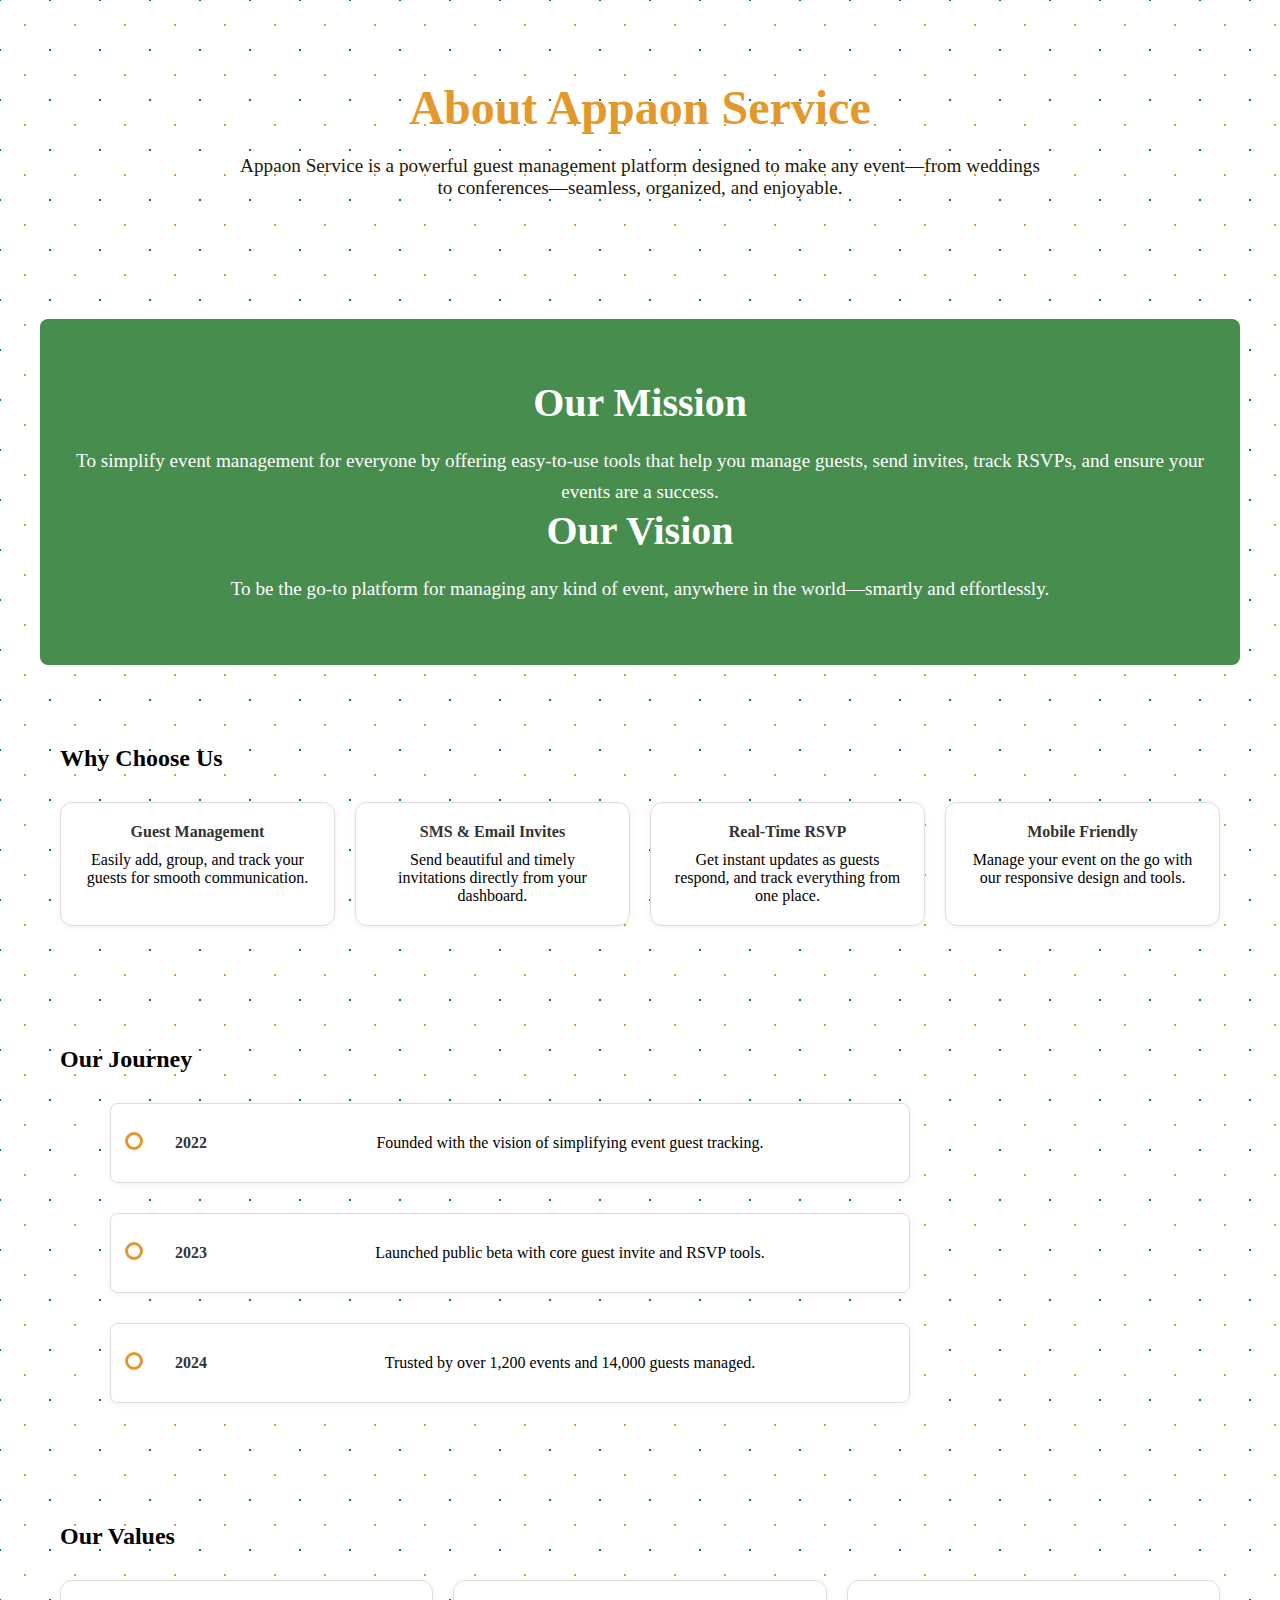
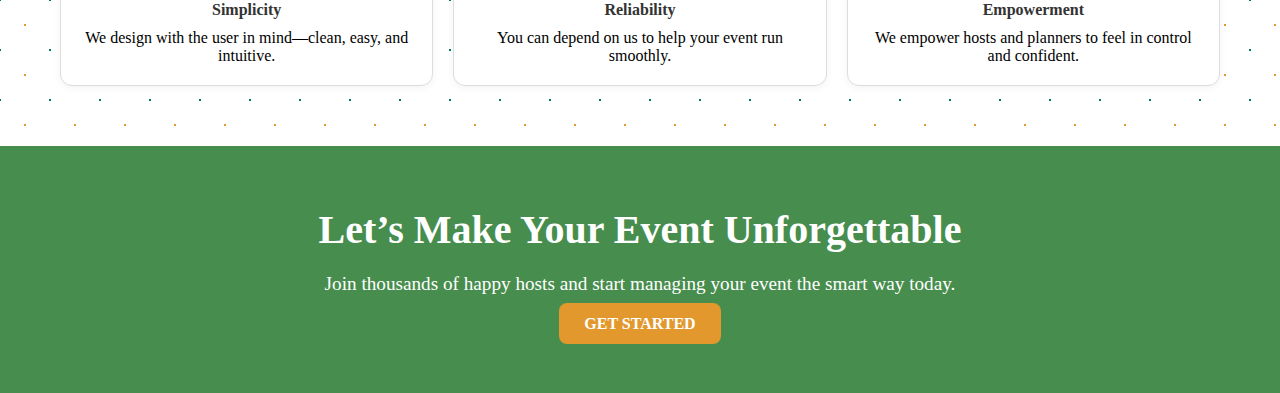
<file: pages/about.html>
<!DOCTYPE html>
<html lang="en">

<head>
    <meta charset="UTF-8" />
    <meta name="viewport" content="width=device-width, initial-scale=1.0" />
    <title>About Us</title>
    <!-- FAVICON -->
    <link rel="icon" type="image/x-icon" href="../assets/images/favicon.png">
    <link rel="stylesheet" href="../assets/styles/common.css" />
    <link rel="stylesheet" href="../assets/styles/about.css" />
</head>

<body>

    <!-- Hero Section -->
    <section class="about-hero">
        <h1>About Appaon Service</h1>
        <p>Appaon Service is a powerful guest management platform designed to make any event—from weddings to
            conferences—seamless, organized, and enjoyable.</p>
    </section>

    <!-- Mission & Vision -->
    <section class="about-section mission-vision">
        <h2>Our Mission</h2>
        <p>To simplify event management for everyone by offering easy-to-use tools that help you manage guests, send
            invites, track RSVPs, and ensure your events are a success.</p>

        <h2>Our Vision</h2>
        <p>To be the go-to platform for managing any kind of event, anywhere in the world—smartly and effortlessly.</p>
    </section>

    <!-- Key Features -->
    <section class="about-section">
        <h2>Why Choose Us</h2>
        <div class="features-grid">
            <div class="feature-card">
                <h4>Guest Management</h4>
                <p>Easily add, group, and track your guests for smooth communication.</p>
            </div>
            <div class="feature-card">
                <h4>SMS & Email Invites</h4>
                <p>Send beautiful and timely invitations directly from your dashboard.</p>
            </div>
            <div class="feature-card">
                <h4>Real-Time RSVP</h4>
                <p>Get instant updates as guests respond, and track everything from one place.</p>
            </div>
            <div class="feature-card">
                <h4>Mobile Friendly</h4>
                <p>Manage your event on the go with our responsive design and tools.</p>
            </div>
        </div>
    </section>

    <!-- Timeline -->
    <section class="about-section">
        <h2>Our Journey</h2>
        <div class="timeline-grid">
            <div class="timeline-card">
                <div class="timeline-year">2022</div>
                <div class="timeline-content">
                    <p>Founded with the vision of simplifying event guest tracking.</p>
                </div>
            </div>
            <div class="timeline-card">
                <div class="timeline-year">2023</div>
                <div class="timeline-content">
                    <p>Launched public beta with core guest invite and RSVP tools.</p>
                </div>
            </div>
            <div class="timeline-card">
                <div class="timeline-year">2024</div>
                <div class="timeline-content">
                    <p>Trusted by over 1,200 events and 14,000 guests managed.</p>
                </div>
            </div>
        </div>
    </section>


    <!-- Core Values -->
    <section class="about-section">
        <h2>Our Values</h2>
        <div class="values-grid">
            <div class="value-card">
                <h4>Simplicity</h4>
                <p>We design with the user in mind—clean, easy, and intuitive.</p>
            </div>
            <div class="value-card">
                <h4>Reliability</h4>
                <p>You can depend on us to help your event run smoothly.</p>
            </div>
            <div class="value-card">
                <h4>Empowerment</h4>
                <p>We empower hosts and planners to feel in control and confident.</p>
            </div>
        </div>
    </section>

    <!-- CTA -->
    <section class="cta-section">
        <h2>Let’s Make Your Event Unforgettable</h2>
        <p>Join thousands of happy hosts and start managing your event the smart way today.</p>
        <a href="#" class="btn-primary">Get Started</a>
    </section>

</body>

</html>
</file>
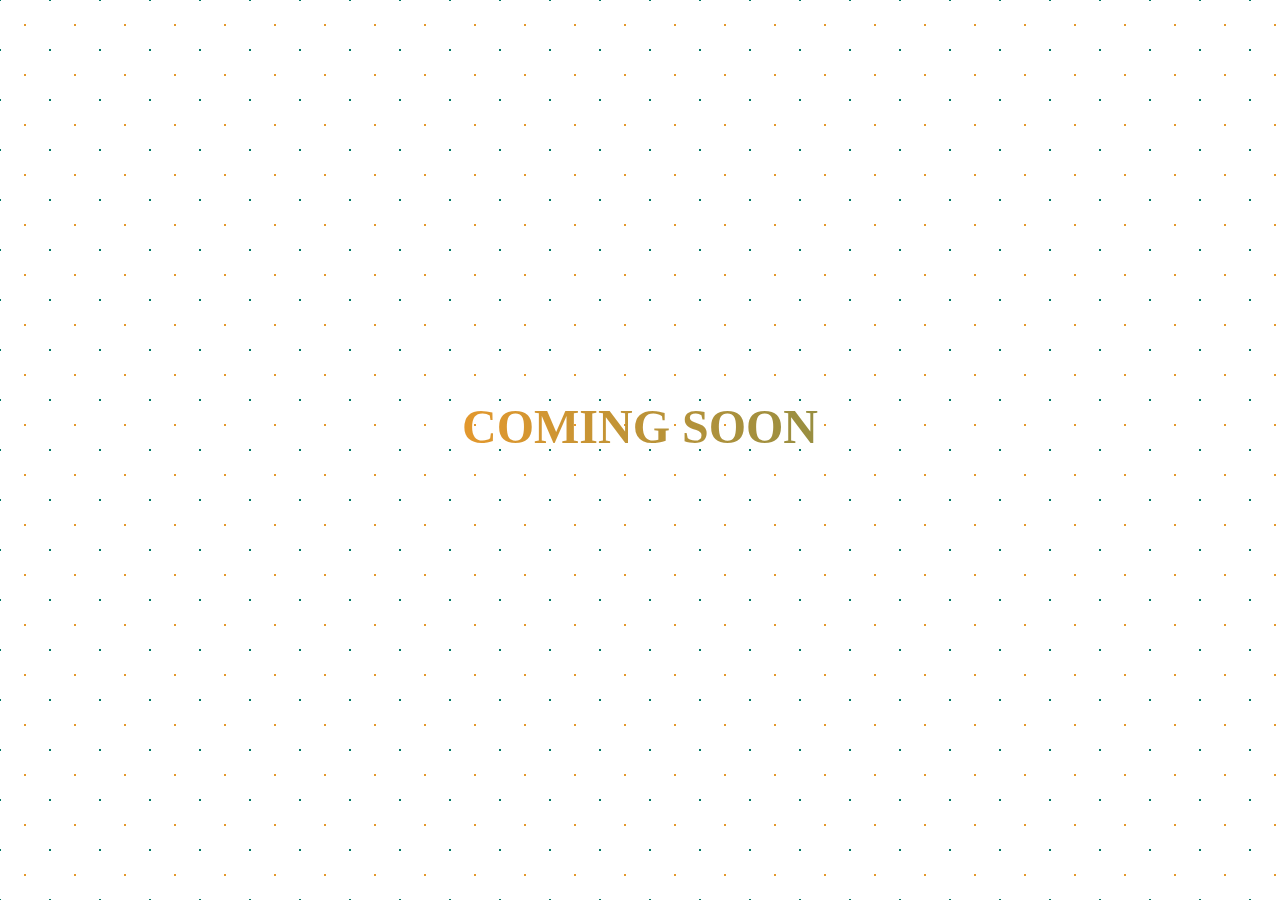
<file: pages/comming-soon.html>
<!DOCTYPE html>
<html lang="en">

<head>
    <meta charset="UTF-8" />
    <meta name="viewport" content="width=device-width, initial-scale=1" />
    <title>Appaon | Page Unavailable</title>
    <link rel="stylesheet" href="../assets/styles/common.css" />
    <style>
        /* Background zoom pulse animation */


        .coming-soon-container {
            display: flex;
            flex-direction: column;
            align-items: center;
            justify-content: center;
            min-height: 100vh;
            text-align: center;
            padding: 20px;
            overflow: hidden;
        }

        /* Gradient shimmering effect for title */
        .coming-soon-title {
            font-size: 3rem;
            font-weight: 900;
            text-transform: uppercase;
            background: linear-gradient(270deg, var(--primary), var(--secondary), var(--primary));
            background-size: 600% 600%;
            -webkit-background-clip: text;
            -webkit-text-fill-color: transparent;
            animation: shimmer 5s linear infinite;
            margin-bottom: 1rem;
        }

        @keyframes shimmer {
            0% {
                background-position: 0% 50%;
            }

            100% {
                background-position: 100% 50%;
            }
        }

        /* Slide up and fade in for message */
        .coming-soon-message {
            font-size: 20px;
            font-weight: 700;
            color: var(--accent);
            max-width: 600px;
            line-height: 1.6;
            opacity: 0;
            transform: translateY(30px);
            animation: slideFadeIn 1.5s ease forwards;
            animation-delay: 1.2s;
        }

        @keyframes slideFadeIn {
            to {
                opacity: 1;
                transform: translateY(0);
            }
        }

        /* Responsive */
        @media (max-width: 600px) {
            .coming-soon-title {
                font-size: 2.2rem;
            }

            .coming-soon-message {
                font-size: 1rem;
            }
        }
    </style>
</head>

<body>
    <div class="coming-soon-container">
        <h1 class="coming-soon-title">Coming Soon</h1>
        <p class="coming-soon-message">
            Sorry, currently this page is not available. It will be live shortly.
        </p>
    </div>
</body>

</html>
</file>
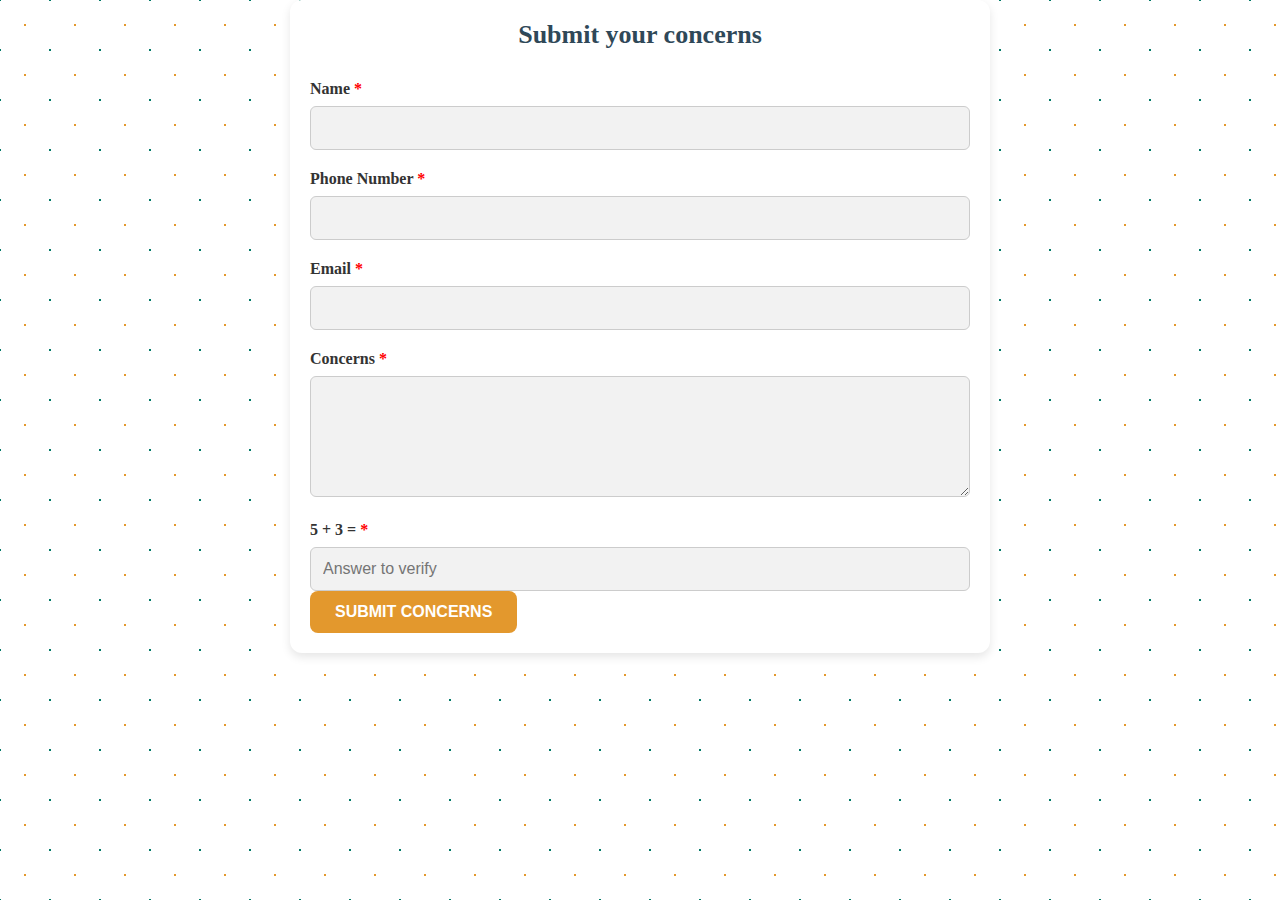
<file: pages/concern.html>
<!DOCTYPE html>
<html lang="en">

<head>
    <meta charset="UTF-8" />
    <meta name="viewport" content="width=device-width, initial-scale=1.0" />
    <title>Concern Us</title>
    <!-- FAVICON -->
    <link rel="icon" type="image/x-icon" href="../assets/images/favicon.png">
    <link rel="stylesheet" href="../assets/styles/common.css" />
    <link rel="stylesheet" href="../assets/styles/concern.css" />
    <link rel="stylesheet" href="../assets/styles/contact.css" />
</head>

<body>
    <section class="complaint-section">

        <div class="complaint-container">
            <h2 class="complaint-title">Submit your concerns</h2>

            <form class="complaint-form">
                <div class="form-group">
                    <label for="name">Name <span>*</span></label>
                    <input type="text" id="name" required />
                </div>

                <div class="form-group">
                    <label for="phone">Phone Number <span>*</span></label>
                    <input type="tel" id="phone" required />
                </div>

                <div class="form-group">
                    <label for="email">Email <span>*</span></label>
                    <input type="email" id="email" />
                </div>

                <div class="form-group">
                    <label for="complaint">Concerns <span>*</span></label>
                    <textarea id="complaint" rows="5" required></textarea>
                </div>

                <div class="verification">
                    <label>5 + 3 = <span>*</span></label>
                    <input type="text" placeholder="Answer to verify" required />
                </div>

                <button type="submit" class="btn-primary">Submit Concerns</button>
            </form>
        </div>
    </section>


</body>

</html>
</file>
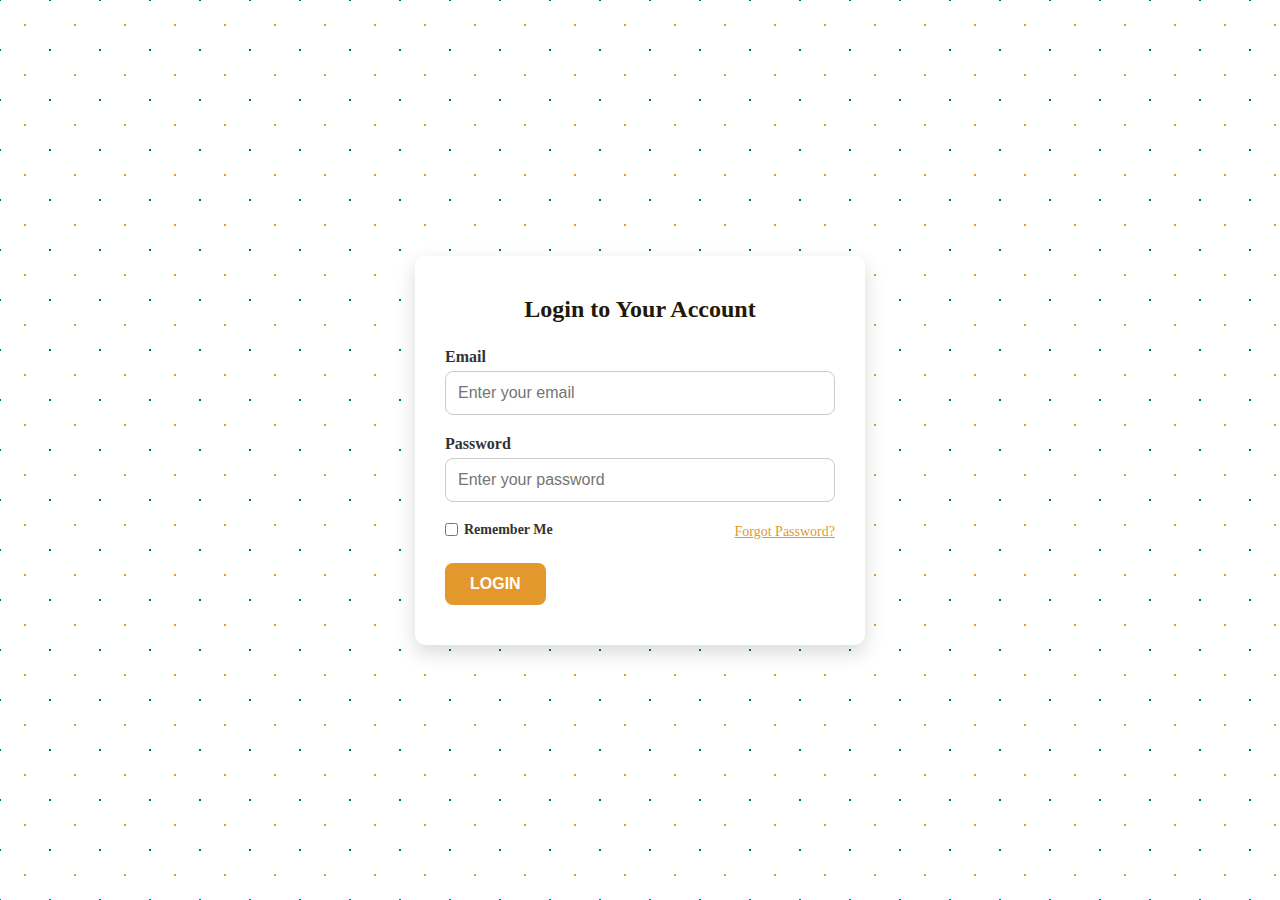
<file: pages/login.html>
<!DOCTYPE html>
<html lang="en">

<head>
    <meta charset="UTF-8" />
    <meta name="viewport" content="width=device-width, initial-scale=1.0" />
    <title>Login Page</title>
    <link rel="stylesheet" href="../assets/styles/common.css" />
    <link rel="stylesheet" href="../assets/styles/login.css" />
</head>

<body>
    <div class="login-container">
        <form class="login-box">
            <h2>Login to Your Account</h2>

            <label for="email">Email</label>
            <input type="email" id="email" placeholder="Enter your email" required>

            <label for="password">Password</label>
            <input type="password" id="password" placeholder="Enter your password" required>

            <div class="form-options">
                <label><input type="checkbox"> Remember Me</label>
                <a href="#">Forgot Password?</a>
            </div>

            <button type="submit" class="btn-primary">Login</button>

            <!-- <div class="social-login">
                <button type="button" class="google">Login with Google</button>
                <button type="button" class="facebook">Login with Facebook</button>
            </div> -->
        </form>
    </div>
</body>

</html>
</file>
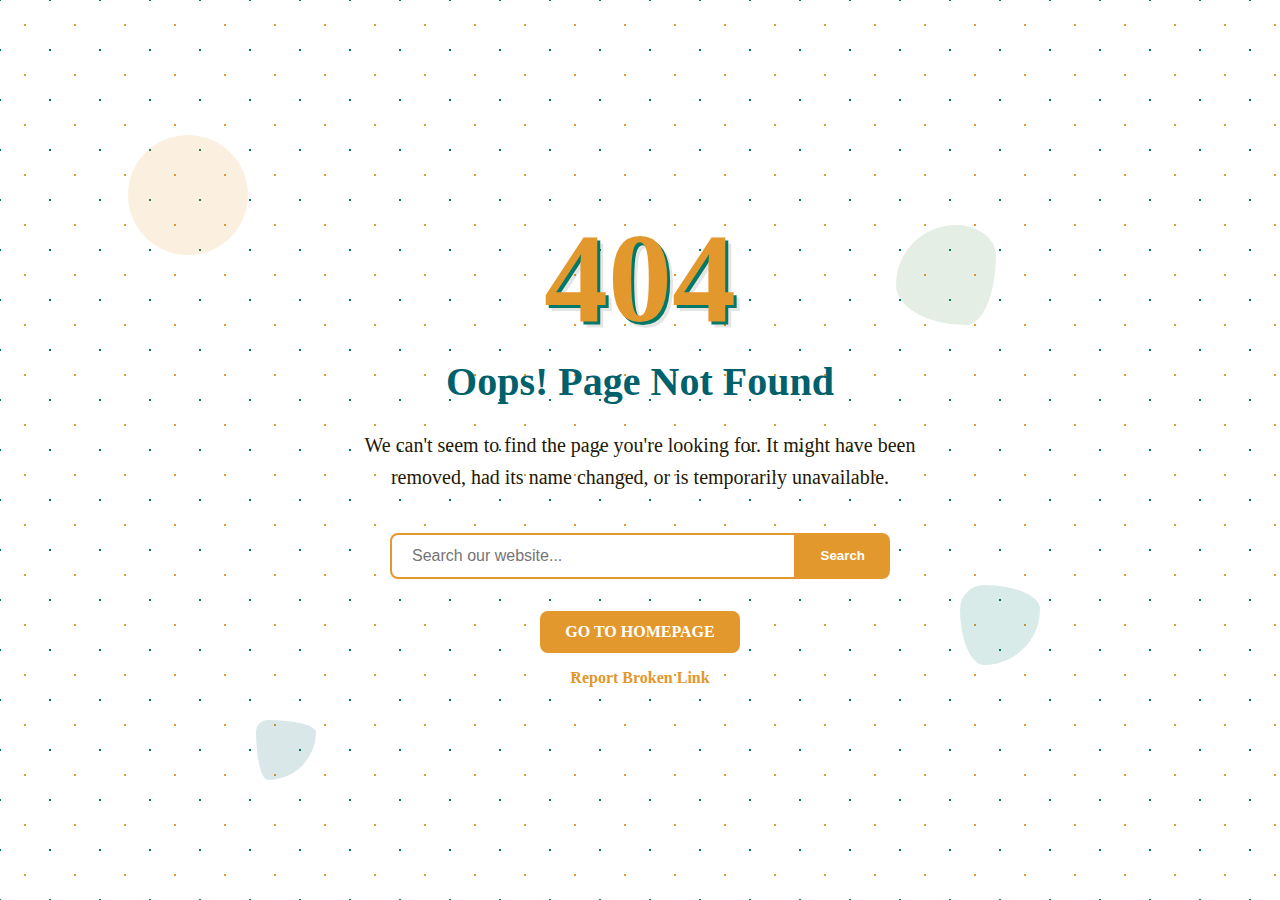
<file: pages/page-not-found.html>
<!DOCTYPE html>
<html lang="en">

<head>
    <meta charset="UTF-8">
    <meta name="viewport" content="width=device-width, initial-scale=1.0">
    <title>Page Not Found | 404</title>
    <link rel="stylesheet" href="../assets/styles/common.css">
    <style>
        /* Additional styles for the 404 page */
        .error-container {
            display: flex;
            flex-direction: column;
            align-items: center;
            justify-content: center;
            min-height: 100vh;
            padding: 2rem;
            text-align: center;
            position: relative;
            z-index: 1;
        }

        .error-code {
            font-size: 8rem;
            font-weight: 800;
            color: var(--primary);
            margin-bottom: 1rem;
            line-height: 1;
            text-shadow: 3px 3px 0 var(--secondary),
                6px 6px 0 rgba(0, 0, 0, 0.1);
            animation: shake 0.8s cubic-bezier(.36, .07, .19, .97) both;
            transform: translate3d(0, 0, 0);
        }

        h1 {
            font-size: 2.5rem;
            color: var(--accent);
            margin-bottom: 1.5rem;
        }

        p {
            font-size: 1.25rem;
            color: var(--text);
            max-width: 600px;
            margin-bottom: 2.5rem;
            line-height: 1.6;
        }

        .search-box {
            display: flex;
            max-width: 500px;
            width: 100%;
            margin-bottom: 2rem;
        }

        .search-input {
            flex: 1;
            padding: 12px 20px;
            border: 2px solid var(--primary);
            border-radius: 8px 0 0 8px;
            font-size: 16px;
            outline: none;
            transition: all 0.3s ease;
        }

        .search-input:focus {
            border-color: var(--accent);
        }

        .search-btn {
            background-color: var(--primary);
            color: white;
            border: none;
            padding: 0 25px;
            border-radius: 0 8px 8px 0;
            cursor: pointer;
            font-weight: 600;
            transition: all 0.3s ease;
        }

        .search-btn:hover {
            background-color: var(--accent);
        }

        .floating-elements {
            position: absolute;
            top: 0;
            left: 0;
            width: 100%;
            height: 100%;
            overflow: hidden;
            z-index: -1;
        }

        .element {
            position: absolute;
            opacity: 0.15;
            animation: float 15s infinite ease-in-out;
        }

        .element--1 {
            width: 120px;
            height: 120px;
            background-color: var(--primary);
            border-radius: 50%;
            top: 15%;
            left: 10%;
            animation-duration: 18s;
        }

        .element--2 {
            width: 80px;
            height: 80px;
            background-color: var(--secondary);
            border-radius: 30% 70% 70% 30% / 30% 30% 70% 70%;
            top: 65%;
            left: 75%;
            animation-duration: 22s;
        }

        .element--3 {
            width: 60px;
            height: 60px;
            background-color: var(--accent);
            border-radius: 20% 80% 80% 20% / 20% 20% 80% 80%;
            top: 80%;
            left: 20%;
            animation-duration: 16s;
        }

        .element--4 {
            width: 100px;
            height: 100px;
            background-color: var(--middle-green);
            border-radius: 60% 40% 30% 70% / 60% 30% 70% 40%;
            top: 25%;
            left: 70%;
            animation-duration: 20s;
        }

        .broken-link {
            display: inline-block;
            margin-top: 1rem;
            color: var(--primary);
            font-weight: 600;
            position: relative;
        }

        .broken-link:after {
            content: '';
            position: absolute;
            width: 100%;
            height: 2px;
            bottom: -2px;
            left: 0;
            background-color: var(--primary);
            transform: scaleX(0);
            transform-origin: bottom right;
            transition: transform 0.3s ease-out;
        }

        .broken-link:hover:after {
            transform: scaleX(1);
            transform-origin: bottom left;
        }

        /* Animations */
        @keyframes shake {

            10%,
            90% {
                transform: translate3d(-2px, 0, 0);
            }

            20%,
            80% {
                transform: translate3d(4px, 0, 0);
            }

            30%,
            50%,
            70% {
                transform: translate3d(-6px, 0, 0);
            }

            40%,
            60% {
                transform: translate3d(6px, 0, 0);
            }
        }

        @keyframes float {
            0% {
                transform: translateY(0) rotate(0deg);
            }

            50% {
                transform: translateY(-30px) rotate(10deg);
            }

            100% {
                transform: translateY(0) rotate(0deg);
            }
        }

        /* Responsive adjustments */
        @media (max-width: 768px) {
            .error-code {
                font-size: 6rem;
                text-shadow: 2px 2px 0 var(--secondary),
                    4px 4px 0 rgba(0, 0, 0, 0.1);
            }

            h1 {
                font-size: 2rem;
            }

            p {
                font-size: 1.1rem;
            }

            .search-box {
                flex-direction: column;
            }

            .search-input {
                border-radius: 8px;
                margin-bottom: 10px;
            }

            .search-btn {
                border-radius: 8px;
                padding: 12px;
            }
        }

        @media (max-width: 480px) {
            .error-code {
                font-size: 4rem;
            }

            h1 {
                font-size: 1.5rem;
            }

            .element--1,
            .element--2,
            .element--3,
            .element--4 {
                width: 60px;
                height: 60px;
            }
        }
    </style>
</head>

<body>
    <div class="floating-elements">
        <div class="element element--1"></div>
        <div class="element element--2"></div>
        <div class="element element--3"></div>
        <div class="element element--4"></div>
    </div>

    <div class="error-container">
        <div class="error-code">404</div>
        <h1>Oops! Page Not Found</h1>
        <p>We can't seem to find the page you're looking for. It might have been removed, had its name changed, or is
            temporarily unavailable.</p>

        <form class="search-box">
            <input type="text" class="search-input" placeholder="Search our website...">
            <button type="submit" class="search-btn">Search</button>
        </form>

        <a href="/" class="btn-primary">Go to Homepage</a>
        <a href="#" class="broken-link">Report Broken Link</a>
    </div>
</body>

</html>
</file>
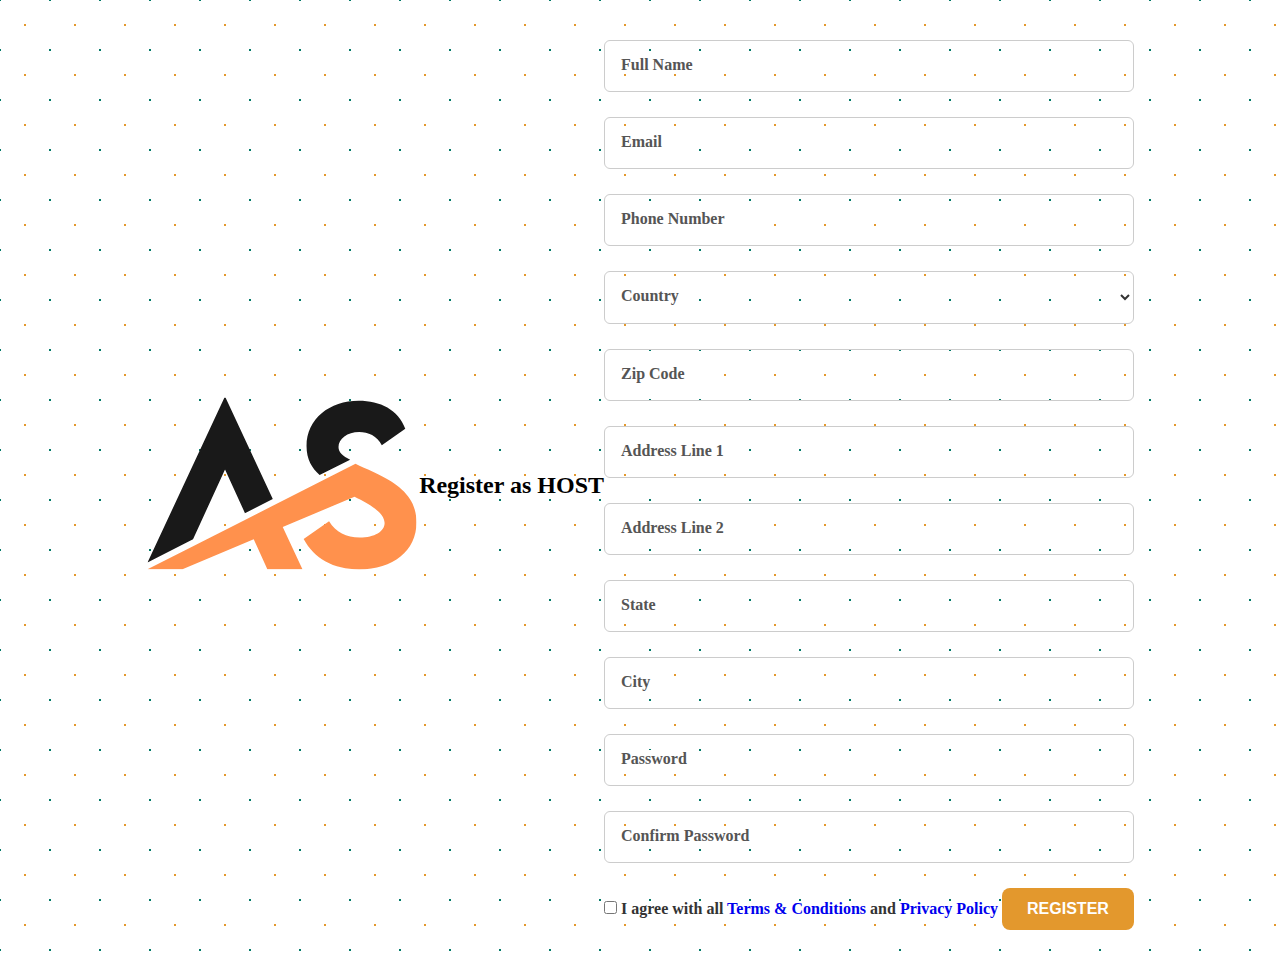
<file: pages/registration.html>
<!DOCTYPE html>
<html lang="en">

<head>
    <meta charset="UTF-8">
    <meta name="viewport" content="width=device-width, initial-scale=1">
    <title>Registration Page</title>
    <link rel="stylesheet" href="../assets/styles/common.css">
    <link rel="stylesheet" href="../assets/styles/common-form.css">
    <link rel="stylesheet" href="../assets/styles/registration.css">
</head>

<body>

    <div class="registration-container">
        <div class="registration-logo">
            <img src="../assets/images/Appaon Service Trans.png" alt="Logo">
        </div>
        <h2 class="registration-title">Register as HOST</h2>

        <form action="#" method="POST">
            <div class="form-group">
                <input type="text" name="name" id="name" required placeholder=" ">
                <label for="name">Full Name</label>
            </div>
            <div class="form-row">

                <div class="form-group">
                    <input type="email" name="email" id="email" required placeholder=" ">
                    <label for="email">Email</label>
                </div>
                <div class="form-group">
                    <input type="tel" name="phone_number" id="phone_number" required placeholder=" ">
                    <label for="phone_number">Phone Number</label>
                </div>
            </div>

            <div class="form-row">
                <div class="form-group">
                    <select name="country" id="country" required>
                        <option value="" disabled selected hidden></option>
                        <option value="United States">United States</option>
                        <option value="Bangladesh">Bangladesh</option>
                    </select>
                    <label for="country">Country</label>
                </div>

                <div class="form-group">
                    <input type="text" name="zip_code" id="zip_code" required placeholder=" ">
                    <label for="zip_code">Zip Code</label>
                </div>
            </div>

            <div class="form-row">
                <div class="form-group">
                    <input type="text" name="address_line_1" id="address_line_1" required placeholder=" ">
                    <label for="address_line_1">Address Line 1</label>
                </div>
                <div class="form-group">
                    <input type="text" name="address_line_2" id="address_line_2" placeholder=" ">
                    <label for="address_line_2">Address Line 2</label>
                </div>
            </div>

            <div class="form-row">
                <div class="form-group">
                    <input type="text" name="state" id="state" required placeholder=" ">
                    <label for="state">State</label>
                </div>
                <div class="form-group">
                    <input type="text" name="city" id="city" required placeholder=" ">
                    <label for="city">City</label>
                </div>
            </div>


            <div class="form-row">
                <div class="form-group">
                    <input type="password" name="password" id="password" required placeholder=" ">
                    <label for="password">Password</label>
                </div>
                <div class="form-group">
                    <input type="password" name="confirm_password" id="confirm_password" required placeholder=" ">
                    <label for="confirm_password">Confirm Password</label>
                </div>
            </div>

            <div class="form-footer">
                <label>
                    <input type="checkbox" required>
                    I agree with all
                    <a href="#">Terms & Conditions</a> and
                    <a href="#">Privacy Policy</a>
                </label>

                <button type="submit" class="btn-primary">Register</button>
            </div>
        </form>
    </div>

</body>

</html>
</file>
<file: assets/styles/common.css>
:root {
    --text: #231805;
    --background: #fdfaf4;
    --primary: #e3982d;
    --secondary: #007968;
    --accent: #00616c;
    --middle-green: #478d4e;
    --citron: #91992d;
    --dark-slate-gray: #2f4858;
    --red: #FF0000;
    --black: #000;
    --white: #fff;
    --chinese-silver: #ccc;
    --dark-charcoal: #333;
    --gray-80: #ddd;
    --dark-gray: #555;
    --white-smoke: #f2f2f2;
}

* {
    margin: 0;
    padding: 0;
    box-sizing: border-box;
    text-decoration: none;
}

body {
    min-height: 100vh;
    background-image:
        radial-gradient(var(--primary) 1px, transparent 1px),
        radial-gradient(var(--secondary) 1px, transparent 1px);
    background-position: 0 0, 25px 25px;
    background-size: 50px 50px;
    animation: dotsMove 20s linear infinite;
    overflow-x: hidden;
}

@keyframes dotsMove {
    0% {
        background-position: 0 0, 25px 25px;
    }

    100% {
        background-position: 100px 100px, 125px 125px;
    }
}


/* Common Buttons */

.btn-primary {
    background-color: var(--primary);
    color: var(--white);
    border: none;
    padding: 12px 25px;
    font-size: 16px;
    font-weight: 600;
    border-radius: 8px;
    cursor: pointer;
    text-transform: uppercase;
    transition: all 0.3s ease;
}

.btn-primary:hover {
    background-color: var(--secondary);
    color: var(--black);
}

.btn-secondary {
    background-color: transparent;
    color: var(--primary);
    border: 2px solid var(--primary);
    padding: 10px 22px;
    font-size: 16px;
    font-weight: 600;
    border-radius: 8px;
    cursor: pointer;
    text-transform: uppercase;
    transition: all 0.3s ease;
}

.btn-secondary:hover {
    background-color: var(--primary);
    color: var(--white);
}
</file>
<file: assets/styles/about.css>
.about-hero {
    padding: 80px 20px;
    text-align: center;
}

.about-hero h1 {
    font-size: 3rem;
    color: var(--primary);
}

.about-hero p {
    max-width: 800px;
    margin: 20px auto;
    font-size: 1.2rem;
    color: var(--text);
}

.about-section {
    padding: 60px 20px;
    max-width: 1200px;
    margin: auto;
}

/* Mission and Vision */
.about-section.mission-vision {
    background-color: var(--middle-green);
    color: var(--white);
    border-radius: 8px;
    padding: 60px 20px;
    margin: 20px auto;
    text-align: center;
}

.about-section.mission-vision h2 {
    font-size: 2.5rem;
    margin-bottom: 20px;
}

.about-section.mission-vision p {
    font-size: 1.2rem;
    line-height: 1.6;
}

.features-grid,
.values-grid,
.timeline-grid {
    display: grid;
    grid-template-columns: repeat(auto-fit, minmax(250px, 1fr));
    gap: 20px;
    margin-top: 30px;
}

.feature-card,
.value-card,
.timeline-card {
    background-color: var(--white);
    border: 1px solid var(--gray-80);
    border-radius: 12px;
    padding: 20px;
    box-shadow: 0 2px 8px rgba(0, 0, 0, 0.05);
    text-align: center;
}

.feature-card h4,
.value-card h4,
.timeline-card h4 {
    color: var(--dark-charcoal);
    margin-bottom: 10px;
}

/* Updated Timeline Section */
.timeline-grid {
    display: flex;
    flex-direction: column;
    gap: 30px;
    margin-top: 30px;
    position: relative;
    padding-left: 50px;
    /* Space for the vertical bar */
}

/* Vertical bar on the left side */
.timeline-card::before {
    content: "";
    position: absolute;
    left: 14px;
    /* aligns with the vertical bar */
    top: 28px;
    width: 12px;
    height: 12px;
    background-color: var(--white);
    border: 3px solid var(--primary);
    border-radius: 50%;
    z-index: 1;
}


/* Individual timeline cards */
.timeline-card {
    display: flex;
    align-items: flex-start;
    background-color: var(--white);
    border: 1px solid var(--gray-80);
    border-radius: 8px;
    box-shadow: 0 2px 8px rgba(0, 0, 0, 0.05);
    padding: 20px;
    max-width: 800px;
    position: relative;
}

/* Year box on the left side of each card */
.timeline-year {
    background-color: var(--light-gray);
    color: var(--dark-charcoal);
    padding: 10px 20px;
    border-radius: 8px 0 0 8px;
    font-weight: bold;
    min-width: 120px;
    text-align: center;
}

/* Content area of each card */
.timeline-content {
    padding: 10px 20px;
    flex-grow: 1;
}


.cta-section {
    padding: 60px 20px;
    text-align: center;
    background-color: var(--middle-green);
    color: var(--white);
}

.cta-section h2 {
    font-size: 2.5rem;
}

.cta-section p {
    font-size: 1.2rem;
    margin: 20px 0;
}
</file>
<file: assets/styles/concern.css>
.complaint-banner {
    width: 100%;
    max-height: 300px;
    object-fit: cover;
    margin-bottom: 30px;
}

.complaint-container {
    max-width: 700px;
    margin: auto;
    padding: 20px;
    background-color: var(--white);
    border-radius: 12px;
    box-shadow: 0 4px 10px rgba(0, 0, 0, 0.1);
}

.complaint-title {
    text-align: center;
    color: var(--dark-slate-gray);
    font-size: 26px;
    margin-bottom: 30px;
}

.complaint-form .form-group {
    margin-bottom: 20px;
}

.complaint-form label {
    display: block;
    font-weight: 600;
    margin-bottom: 8px;
    color: var(--dark-charcoal);
}

.complaint-form label span {
    color: var(--red);
}

.complaint-form input,
.complaint-form select,
.complaint-form textarea {
    width: 100%;
    padding: 12px;
    border: 1px solid var(--chinese-silver);
    border-radius: 6px;
    font-size: 16px;
    background-color: var(--white-smoke);
    transition: border 0.3s;
}

.complaint-form input:focus,
.complaint-form select:focus,
.complaint-form textarea:focus {
    border-color: var(--primary);
    outline: none;
}

@media (max-width: 600px) {
    .complaint-container {
        padding: 15px;
    }

    .complaint-title {
        font-size: 22px;
    }
}
</file>
<file: assets/styles/contact.css>
.contact-container {
    max-width: 1200px;
    margin: 60px auto;
    display: flex;
    flex-wrap: wrap;
    gap: 40px;
    padding: 0 20px;
}

.contact-form-section {
    flex: 1 1 500px;
    background: var(--white);
    padding: 40px;
    border-radius: 10px;
    box-shadow: 0 10px 30px rgba(0, 0, 0, 0.1);
}

.contact-form-section h2 {
    margin-bottom: 30px;
    font-size: 32px;
    color: var(--dark-slate-gray);
    text-align: center;
}

.contact-btn-wrapper {
    text-align: center;
}

.contact-info-box {
    flex: 1 1 300px;
    background: var(--white);
    padding: 40px;
    border-radius: 10px;
    box-shadow: 0 10px 30px rgba(0, 0, 0, 0.1);
    display: flex;
    flex-direction: column;
    justify-content: center;
}

.contact-info-box h3 {
    margin-bottom: 20px;
    font-size: 24px;
    color: var(--dark-slate-gray);
}

.contact-info-item {
    display: flex;
    align-items: center;
    margin-bottom: 15px;
    font-size: 16px;
    color: var(--dark-charcoal);
}

.contact-info-item img {
    width: 20px;
    height: 20px;
    margin-right: 12px;
}

@media (max-width: 768px) {
    .contact-container {
        flex-direction: column;
        padding: 0 15px;
    }

    .contact-form-section,
    .contact-info-box {
        padding: 30px 20px;
    }

    .contact-form-section h2 {
        font-size: 26px;
    }

    .contact-info-box h3 {
        font-size: 20px;
    }
}
</file>
<file: assets/styles/login.css>
.login-container {
    display: flex;
    justify-content: center;
    align-items: center;
    min-height: 100vh;
    padding: 20px;
}

.login-box {
    width: 100%;
    max-width: 450px;
    background-color: var(--white);
    border-radius: 10px;
    padding: 40px 30px;
    box-shadow: 0 8px 20px rgba(0, 0, 0, 0.15);
}

.login-box h2 {
    text-align: center;
    margin-bottom: 25px;
    color: var(--text);
}

.login-box label {
    display: block;
    margin-bottom: 5px;
    font-weight: 600;
    color: var(--dark-charcoal);
}

.login-box input[type="email"],
.login-box input[type="password"] {
    width: 100%;
    padding: 12px;
    margin-bottom: 20px;
    border: 1px solid var(--chinese-silver);
    border-radius: 8px;
    font-size: 16px;
}

.form-options {
    display: flex;
    justify-content: space-between;
    align-items: center;
    margin-bottom: 20px;
}

.form-options label {
    display: flex;
    align-items: center;
    font-size: 14px;
    gap: 6px;
}

.form-options a {
    font-size: 14px;
    color: var(--primary);
    text-decoration: underline;
}

.social-login {
    display: flex;
    flex-direction: column;
    gap: 10px;
    margin-top: 20px;
}

.social-login button {
    width: 100%;
    padding: 12px;
    font-size: 16px;
    border: none;
    border-radius: 8px;
    cursor: pointer;
    font-weight: 600;
}

.social-login .google {
    background-color: #db4437;
    color: var(--white);
}

.social-login .facebook {
    background-color: #4267B2;
    color: var(--white);
}

@media (max-width: 480px) {
    .login-box {
        padding: 30px 20px;
    }
}
</file>
<file: assets/styles/common-form.css>
.form-group {
    position: relative;
    margin-bottom: 25px;
}

.form-group input,
.form-group select,
.form-group textarea {
    width: 100%;
    padding: 16px 12px 16px 12px;
    border: 1px solid var(--chinese-silver);
    border-radius: 6px;
    font-size: 16px;
    background: transparent;
    color: var(--dark-charcoal);
    transition: border-color 0.3s ease;
}

.form-group label {
    position: absolute;
    left: 12px;
    top: 16px;
    background: var(--white);
    color: var(--dark-gray);
    padding: 0 5px;
    font-size: 16px;
    transition: 0.3s ease;
    pointer-events: none;
}

.form-group input:focus,
.form-group textarea:focus {
    outline: none;
    border-color: var(--primary);
}

.form-group input:focus+label,
.form-group input:not(:placeholder-shown)+label,
.form-group textarea:focus+label,
.form-group textarea:not(:placeholder-shown)+label {
    top: -10px;
    left: 10px;
    font-size: 13px;
    color: var(--accent);
}

.form-group textarea {
    resize: vertical;
    min-height: 120px;
}
</file>
<file: assets/styles/registration.css>
.registration-container {
    display: flex;
    justify-content: center;
    align-items: center;
    padding: 40px 20px;
    min-height: 100vh;
}

.registration-box {
    width: 100%;
    max-width: 800px;
    background-color: var(--white);
    border-radius: 10px;
    padding: 30px;
    box-shadow: 0 8px 20px rgba(0, 0, 0, 0.1);
}

.registration-box h2 {
    text-align: center;
    margin-bottom: 25px;
    color: var(--text);
}

.form-group {
    display: flex;
    flex-wrap: wrap;
    gap: 20px;
}

.form-field {
    flex: 1 1 48%;
    display: flex;
    flex-direction: column;
}

.form-field-full {
    flex: 1 1 100%;
}

label {
    font-weight: 600;
    color: var(--dark-charcoal);
    margin-bottom: 6px;
}

input,
select {
    padding: 12px;
    border: 1px solid var(--chinese-silver);
    border-radius: 8px;
    font-size: 16px;
}

.btn-wrapper {
    margin-top: 25px;
    text-align: center;
}

@media (max-width: 600px) {
    .form-field {
        flex: 1 1 100%;
    }
}
</file>
